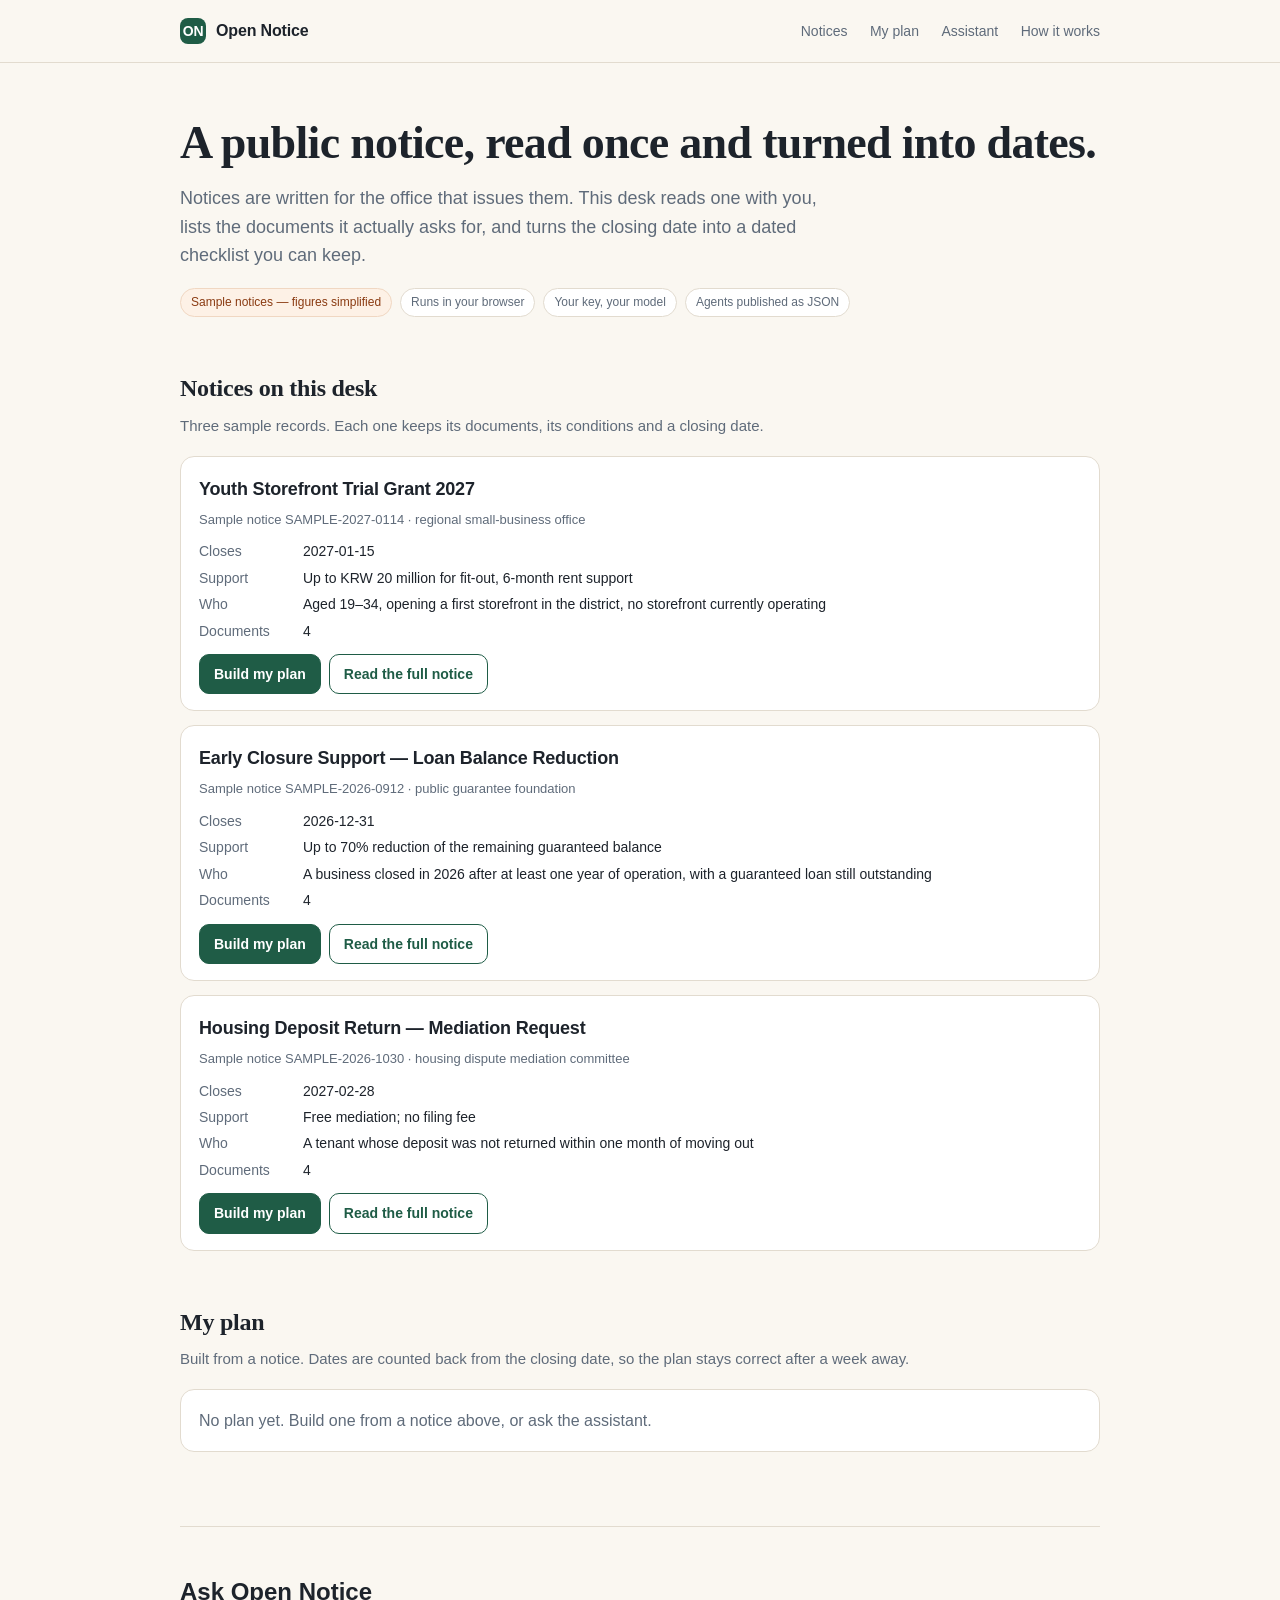
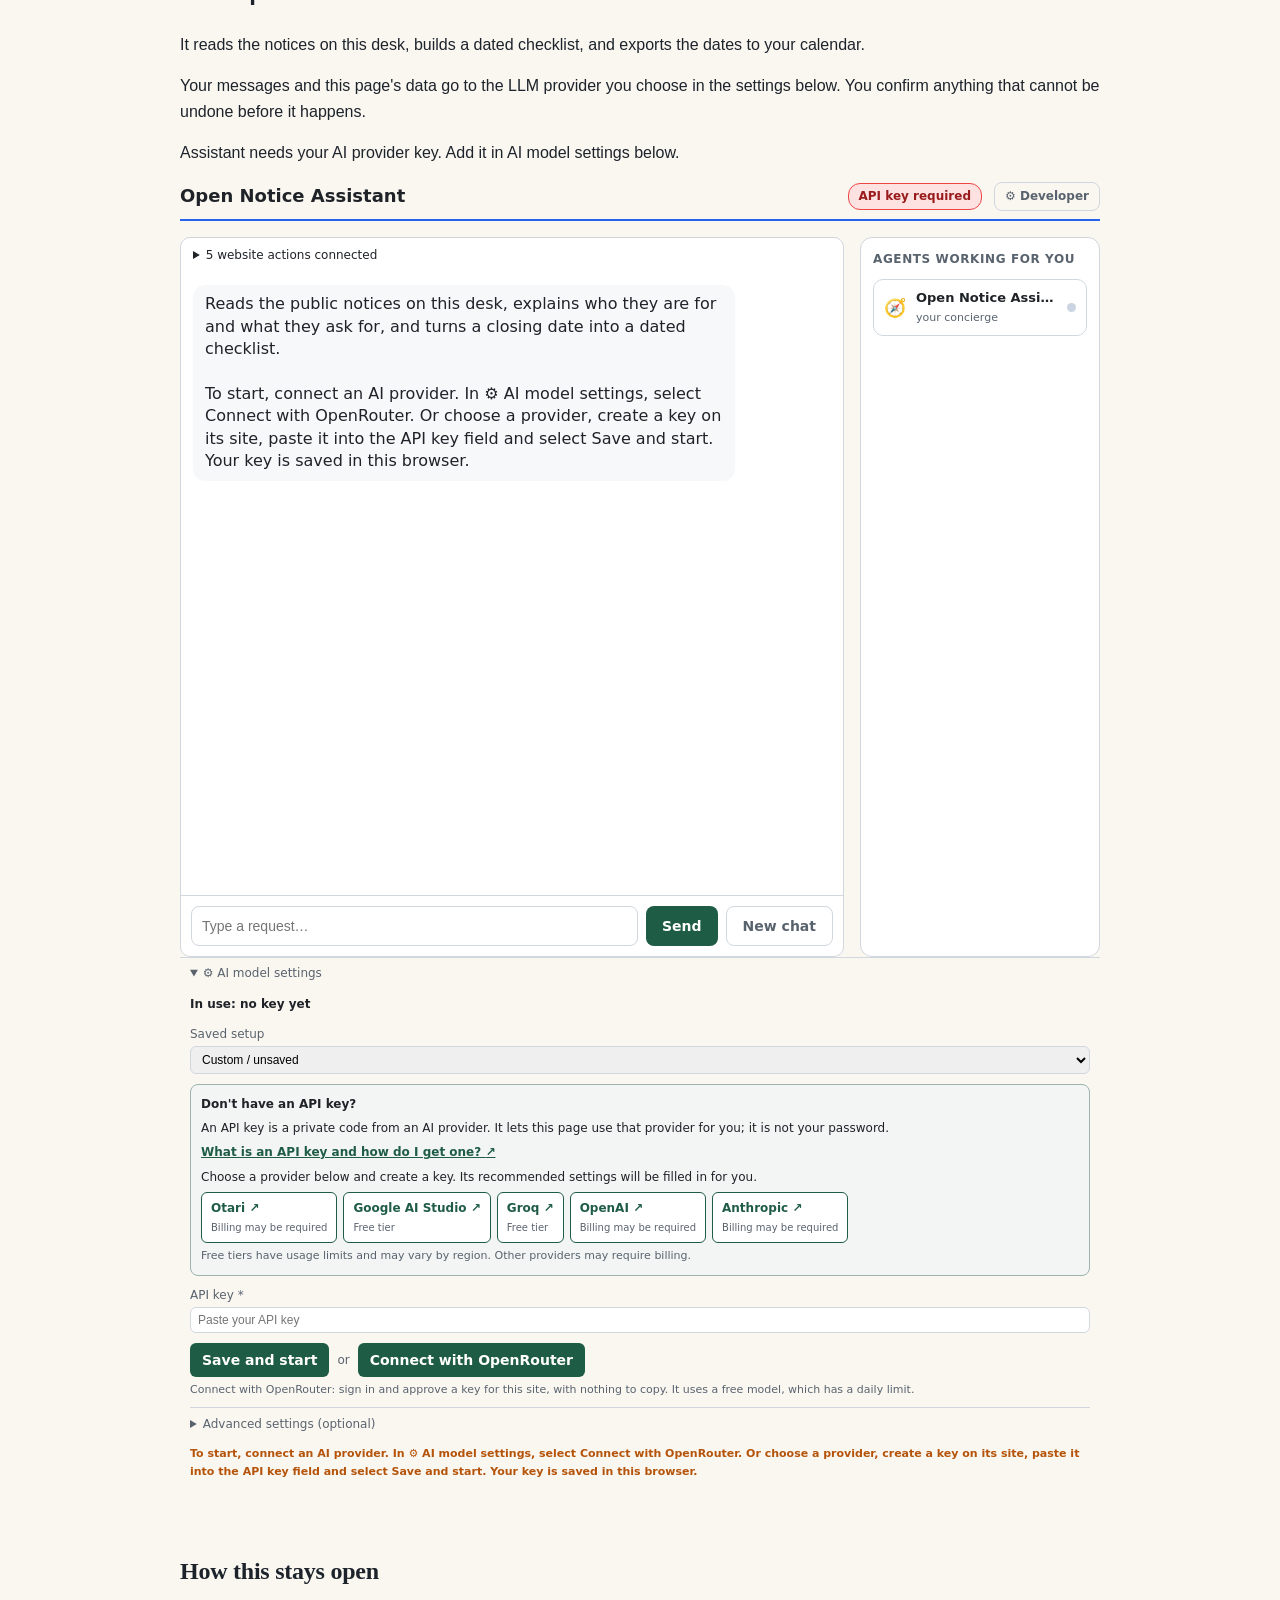
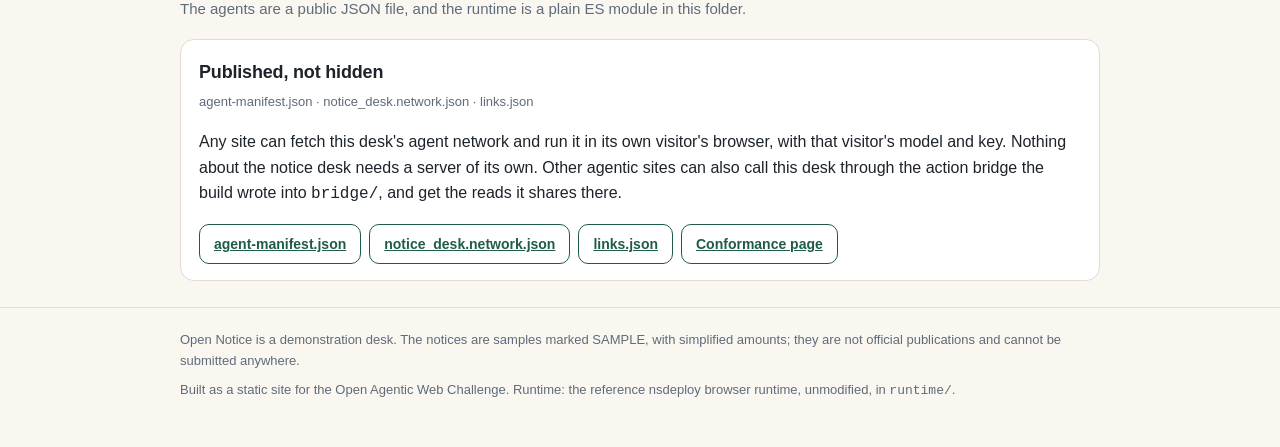
<file: index.html>
<!DOCTYPE html>
<html lang="en">
<head>
  <meta charset="utf-8" />
  <meta name="viewport" content="width=device-width, initial-scale=1" />
  <title>Open Notice — public notices turned into a plan</title>
  <meta name="description" content="A small open agentic website: read a public notice, get a dated checklist, and hand the same agents to any other site." />
  <link rel="stylesheet" href="styles.css" />
  <link rel="stylesheet" href="assistant.css?v=3" />
  <link rel="icon" href="favicon.svg" type="image/svg+xml" />
</head>
<body>
  <header class="site">
    <div class="wrap">
      <div class="brand"><span class="mark">ON</span> Open Notice</div>
      <nav class="site">
        <a href="#notices">Notices</a>
        <a href="#plan">My plan</a>
        <a href="#assistant">Assistant</a>
        <a href="#how">How it works</a>
      </nav>
    </div>
  </header>

  <main class="wrap">
    <section class="hero">
      <h1>A public notice, read once and turned into dates.</h1>
      <p class="lead">
        Notices are written for the office that issues them. This desk reads one with you,
        lists the documents it actually asks for, and turns the closing date into a dated
        checklist you can keep.
      </p>
      <div class="chips">
        <span class="chip sample">Sample notices — figures simplified</span>
        <span class="chip">Runs in your browser</span>
        <span class="chip">Your key, your model</span>
        <span class="chip">Agents published as JSON</span>
      </div>
    </section>

    <section class="block" id="notices">
      <h2 class="section">Notices on this desk</h2>
      <p class="section-sub">Three sample records. Each one keeps its documents, its conditions and a closing date.</p>
      <div class="notice-list" id="notice-list"></div>
    </section>

    <section class="block" id="plan">
      <h2 class="section">My plan</h2>
      <p class="section-sub">Built from a notice. Dates are counted back from the closing date, so the plan stays correct after a week away.</p>
      <div class="plan empty" id="plan-panel">No plan yet. Build one from a notice above, or ask the assistant.</div>
    </section>

    <section id="assistant" class="assistant" aria-labelledby="assistant-heading">
      <h2 id="assistant-heading">Ask Open Notice</h2>
      <p>It reads the notices on this desk, builds a dated checklist, and exports the dates to your calendar.</p>
      <p class="assistant-note">Your messages and this page's data go to the LLM provider you choose in the settings below. You confirm anything that cannot be undone before it happens.</p>
      <p id="assistant-status" role="status">Connecting the assistant… If this message stays, the assistant could not load. You can still use the page directly.</p>
      <div id="agent-app">
        <div data-ns-slot="header"></div>
        <div class="assistant-panels">
          <div data-ns-slot="chat"></div>
          <div data-ns-slot="agents"></div>
        </div>
        <div data-ns-slot="settings"></div>
      </div>
    </section>

    <section class="block" id="how">
      <h2 class="section">How this stays open</h2>
      <p class="section-sub">The agents are a public JSON file, and the runtime is a plain ES module in this folder.</p>
      <div class="notice">
        <h3>Published, not hidden</h3>
        <p class="issuer">agent-manifest.json · notice_desk.network.json · links.json</p>
        <p>
          Any site can fetch this desk's agent network and run it in its own visitor's browser,
          with that visitor's model and key. Nothing about the notice desk needs a server of its own.
          Other agentic sites can also call this desk through the action bridge the build wrote into
          <code>bridge/</code>, and get the reads it shares there.
        </p>
        <div class="row">
          <a class="btn ghost" href="agent-manifest.json">agent-manifest.json</a>
          <a class="btn ghost" href="notice_desk.network.json">notice_desk.network.json</a>
          <a class="btn ghost" href="links.json">links.json</a>
          <a class="btn ghost" href="conformance.html">Conformance page</a>
        </div>
      </div>
    </section>
  </main>

  <footer class="footnote">
    <div class="wrap">
      <p>Open Notice is a demonstration desk. The notices are samples marked SAMPLE, with simplified amounts; they are not official publications and cannot be submitted anywhere.</p>
      <p>Built as a static site for the Open Agentic Web Challenge. Runtime: the reference nsdeploy browser runtime, unmodified, in <code>runtime/</code>.</p>
    </div>
  </footer>

  <script type="module">
    import { App } from "./script.js";

    const listEl = document.getElementById("notice-list");
    const planEl = document.getElementById("plan-panel");

    function renderNotices() {
      const state = App.page.getState();
      listEl.innerHTML = state.notices.map((n) => `
        <article class="notice">
          <h3>${n.title}</h3>
          <p class="issuer">${n.issuer}</p>
          <dl>
            <dt>Closes</dt><dd>${n.deadline}</dd>
            <dt>Support</dt><dd>${n.award}</dd>
            <dt>Who</dt><dd>${n.who}</dd>
            <dt>Documents</dt><dd>${n.documentCount}</dd>
          </dl>
          <div class="row">
            <button data-build="${n.id}">Build my plan</button>
            <button class="ghost" data-open="${n.id}">Read the full notice</button>
          </div>
        </article>
      `).join("");
    }

    function renderPlan() {
      const plan = App.page.getState().plan;
      if (!plan) {
        planEl.className = "plan empty";
        planEl.textContent = "No plan yet. Build one from a notice above, or ask the assistant.";
        return;
      }
      planEl.className = "plan";
      planEl.innerHTML = `
        <div class="plan-head">
          <h3>${plan.noticeTitle}</h3>
          <div class="row">
            <button id="export-ics">Add the dates to my calendar</button>
            <button class="ghost" id="clear-plan">Clear</button>
          </div>
        </div>
        <p class="section-sub">Official closing date <strong>${plan.deadline}</strong> · ${plan.items.length} dates · ${plan.documents.length} documents. The steps below are preparation dates this desk suggests, not dates the notice itself sets.</p>
        <ol>
          ${plan.items.map((i) => `<li><strong>${i.due} — ${i.label}</strong><span>${i.detail}</span></li>`).join("")}
        </ol>
        <p class="section-sub">Documents: ${plan.documents.join(" · ")}</p>
      `;
      document.getElementById("export-ics").addEventListener("click", () => {
        const result = App.page.exportCalendar();
        if (result.ok === false) alert(result.reason);
      });
      document.getElementById("clear-plan").addEventListener("click", () => {
        App.page.clearPlan();
        renderPlan();
      });
    }

    listEl.addEventListener("click", (event) => {
      const build = event.target.closest("[data-build]");
      const open = event.target.closest("[data-open]");
      if (build) {
        const result = App.page.buildPlan(build.dataset.build);
        if (result.ok === false) alert(result.reason);
        renderPlan();
        document.getElementById("plan").scrollIntoView({ behavior: "smooth", block: "start" });
      }
      if (open) {
        const found = App.page.getNotice(open.dataset.open);
        if (found.ok === false) return;
        const n = found.notice;
        const body = [
          n.title,
          "",
          n.issuer,
          `Closes: ${n.deadline}`,
          `Support: ${n.award}`,
          `Who: ${n.who}`,
          "",
          "Documents:",
          ...n.documents.map((d) => `- ${d}`),
          "",
          "Steps:",
          ...n.steps.map((s) => `- ${s.label} (${s.daysBefore} days before the close): ${s.detail}`),
        ].join("\n");
        alert(body);
      }
    });

    renderNotices();
    renderPlan();
  </script>
  <script>
    // Surface a load error instead of an empty panel while the static runtime boots.
    window.addEventListener("error", function (event) {
      var el = document.getElementById("assistant-status");
      if (el) el.textContent = "The assistant could not load (" + (event.message || "script error") + "). You can still use the page directly.";
    });
    window.addEventListener("unhandledrejection", function (event) {
      var el = document.getElementById("assistant-status");
      if (el) el.textContent = "The assistant could not load (" + ((event.reason && event.reason.message) || event.reason) + "). You can still use the page directly.";
    });
  </script>
  <script type="module" src="site.js?v=3"></script>
</body>
</html>
</file>
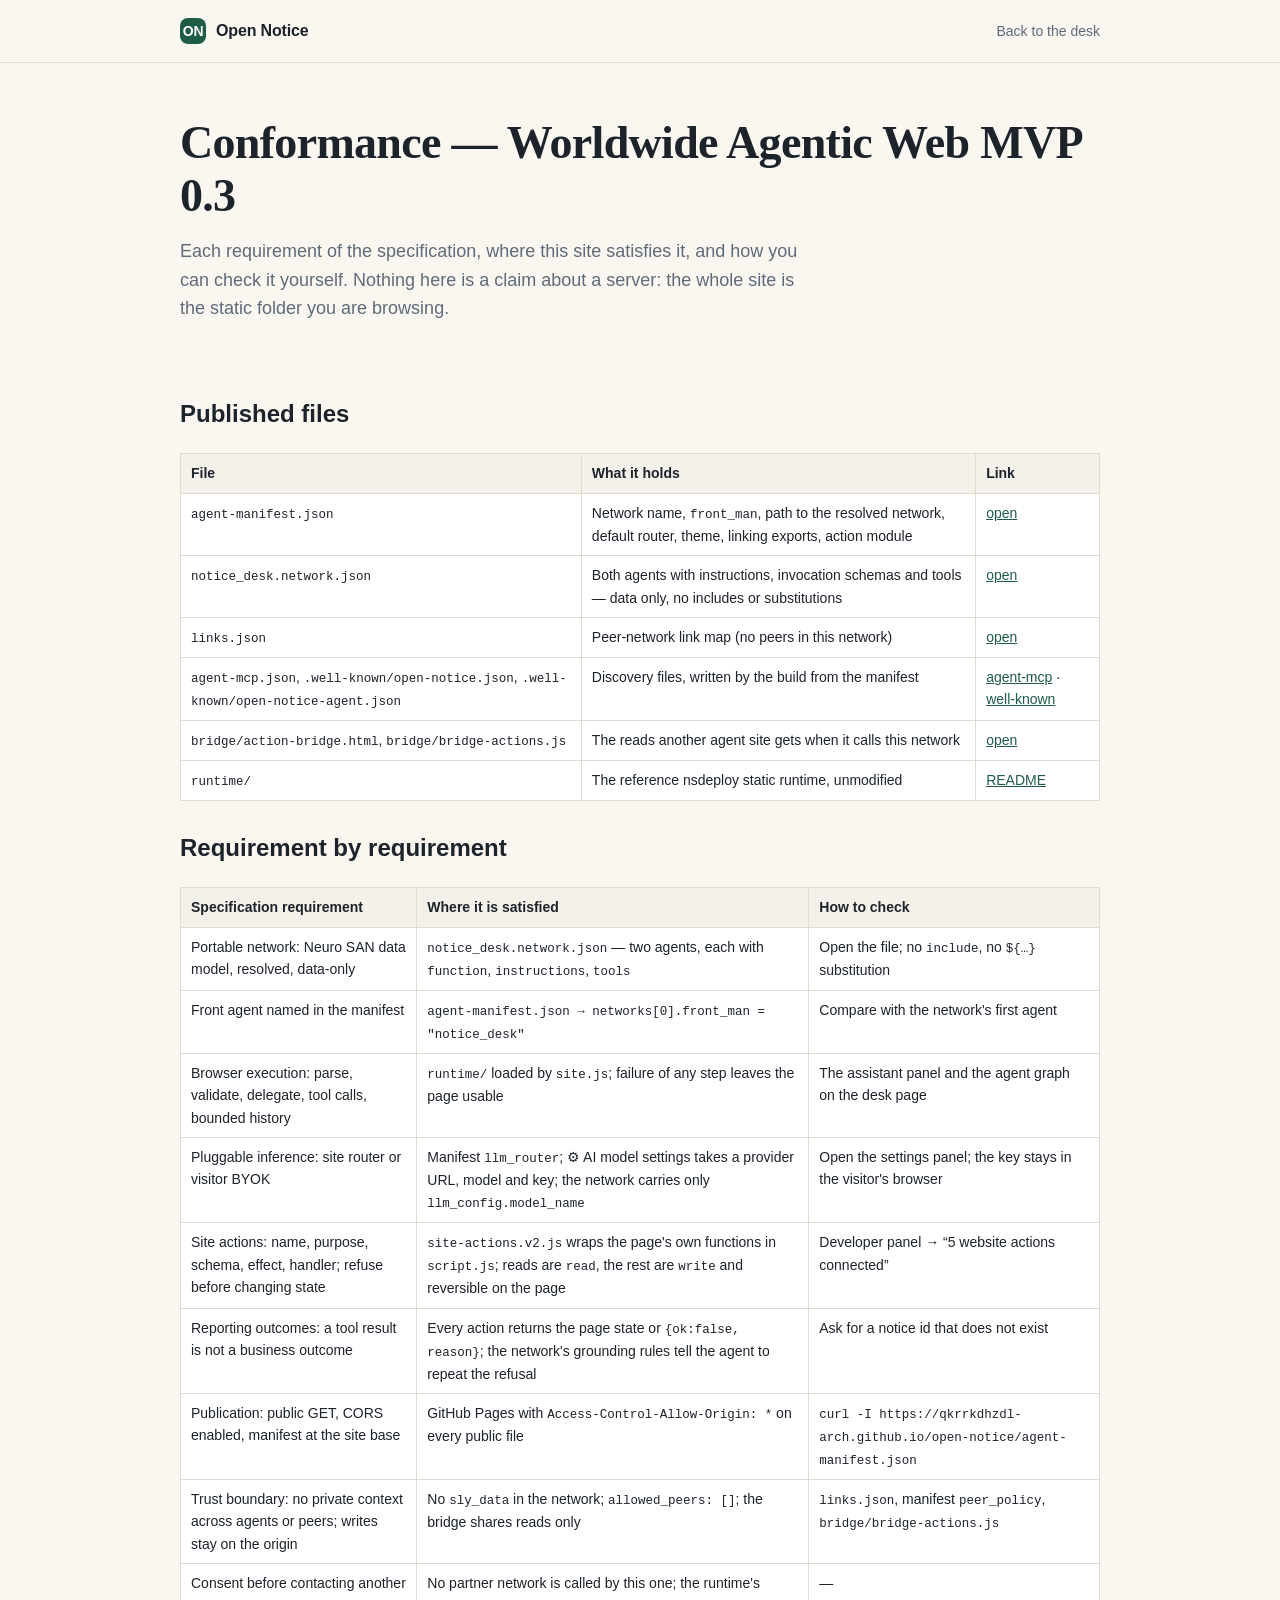
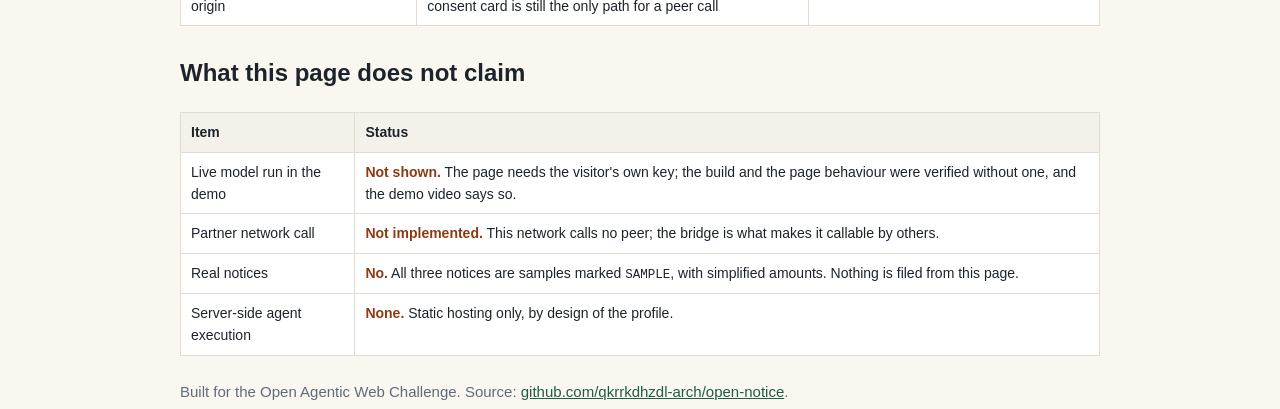
<file: conformance.html>
<!DOCTYPE html>
<html lang="en">
<head>
  <meta charset="utf-8" />
  <meta name="viewport" content="width=device-width, initial-scale=1" />
  <title>Conformance — Open Notice</title>
  <link rel="stylesheet" href="styles.css" />
  <style>
    .cf table { width: 100%; border-collapse: collapse; font-size: 14px; background: #fff; }
    .cf th, .cf td { border: 1px solid var(--line); padding: 8px 10px; vertical-align: top; text-align: left; }
    .cf th { background: #f4f1ea; font-weight: 600; }
    .cf code { font-size: 12.5px; }
    .cf h2 { margin-top: 28px; }
    .ok { color: #1f5c46; font-weight: 600; }
    .gap { color: #8a3b12; font-weight: 600; }
  </style>
</head>
<body>
  <header class="site">
    <div class="wrap">
      <div class="brand"><span class="mark">ON</span> Open Notice</div>
      <nav class="site"><a href="./">Back to the desk</a></nav>
    </div>
  </header>

  <main class="wrap cf">
    <section class="hero">
      <h1>Conformance — Worldwide Agentic Web MVP 0.3</h1>
      <p class="lead">Each requirement of the specification, where this site satisfies it, and how you can check it yourself. Nothing here is a claim about a server: the whole site is the static folder you are browsing.</p>
    </section>

    <h2>Published files</h2>
    <table>
      <tr><th>File</th><th>What it holds</th><th>Link</th></tr>
      <tr><td><code>agent-manifest.json</code></td><td>Network name, <code>front_man</code>, path to the resolved network, default router, theme, linking exports, action module</td><td><a href="agent-manifest.json">open</a></td></tr>
      <tr><td><code>notice_desk.network.json</code></td><td>Both agents with instructions, invocation schemas and tools — data only, no includes or substitutions</td><td><a href="notice_desk.network.json">open</a></td></tr>
      <tr><td><code>links.json</code></td><td>Peer-network link map (no peers in this network)</td><td><a href="links.json">open</a></td></tr>
      <tr><td><code>agent-mcp.json</code>, <code>.well-known/open-notice.json</code>, <code>.well-known/open-notice-agent.json</code></td><td>Discovery files, written by the build from the manifest</td><td><a href="agent-mcp.json">agent-mcp</a> · <a href=".well-known/open-notice.json">well-known</a></td></tr>
      <tr><td><code>bridge/action-bridge.html</code>, <code>bridge/bridge-actions.js</code></td><td>The reads another agent site gets when it calls this network</td><td><a href="bridge/action-bridge.html">open</a></td></tr>
      <tr><td><code>runtime/</code></td><td>The reference nsdeploy static runtime, unmodified</td><td><a href="runtime/README.md">README</a></td></tr>
    </table>

    <h2>Requirement by requirement</h2>
    <table>
      <tr><th>Specification requirement</th><th>Where it is satisfied</th><th>How to check</th></tr>
      <tr><td>Portable network: Neuro SAN data model, resolved, data-only</td><td><code>notice_desk.network.json</code> — two agents, each with <code>function</code>, <code>instructions</code>, <code>tools</code></td><td>Open the file; no <code>include</code>, no <code>${…}</code> substitution</td></tr>
      <tr><td>Front agent named in the manifest</td><td><code>agent-manifest.json → networks[0].front_man = "notice_desk"</code></td><td>Compare with the network's first agent</td></tr>
      <tr><td>Browser execution: parse, validate, delegate, tool calls, bounded history</td><td><code>runtime/</code> loaded by <code>site.js</code>; failure of any step leaves the page usable</td><td>The assistant panel and the agent graph on the desk page</td></tr>
      <tr><td>Pluggable inference: site router or visitor BYOK</td><td>Manifest <code>llm_router</code>; ⚙ AI model settings takes a provider URL, model and key; the network carries only <code>llm_config.model_name</code></td><td>Open the settings panel; the key stays in the visitor's browser</td></tr>
      <tr><td>Site actions: name, purpose, schema, effect, handler; refuse before changing state</td><td><code>site-actions.v2.js</code> wraps the page's own functions in <code>script.js</code>; reads are <code>read</code>, the rest are <code>write</code> and reversible on the page</td><td>Developer panel → “5 website actions connected”</td></tr>
      <tr><td>Reporting outcomes: a tool result is not a business outcome</td><td>Every action returns the page state or <code>{ok:false, reason}</code>; the network's grounding rules tell the agent to repeat the refusal</td><td>Ask for a notice id that does not exist</td></tr>
      <tr><td>Publication: public GET, CORS enabled, manifest at the site base</td><td>GitHub Pages with <code>Access-Control-Allow-Origin: *</code> on every public file</td><td><code>curl -I https://qkrrkdhzdl-arch.github.io/open-notice/agent-manifest.json</code></td></tr>
      <tr><td>Trust boundary: no private context across agents or peers; writes stay on the origin</td><td>No <code>sly_data</code> in the network; <code>allowed_peers: []</code>; the bridge shares reads only</td><td><code>links.json</code>, manifest <code>peer_policy</code>, <code>bridge/bridge-actions.js</code></td></tr>
      <tr><td>Consent before contacting another origin</td><td>No partner network is called by this one; the runtime's consent card is still the only path for a peer call</td><td>—</td></tr>
    </table>

    <h2>What this page does not claim</h2>
    <table>
      <tr><th>Item</th><th>Status</th></tr>
      <tr><td>Live model run in the demo</td><td><span class="gap">Not shown.</span> The page needs the visitor's own key; the build and the page behaviour were verified without one, and the demo video says so.</td></tr>
      <tr><td>Partner network call</td><td><span class="gap">Not implemented.</span> This network calls no peer; the bridge is what makes it callable by others.</td></tr>
      <tr><td>Real notices</td><td><span class="gap">No.</span> All three notices are samples marked <code>SAMPLE</code>, with simplified amounts. Nothing is filed from this page.</td></tr>
      <tr><td>Server-side agent execution</td><td><span class="gap">None.</span> Static hosting only, by design of the profile.</td></tr>
    </table>

    <p class="section-sub" style="margin-top:24px">Built for the Open Agentic Web Challenge. Source: <a href="https://github.com/qkrrkdhzdl-arch/open-notice">github.com/qkrrkdhzdl-arch/open-notice</a>.</p>
  </main>
</body>
</html>
</file>
<file: styles.css>
/* Open Notice — a small public-notice desk.
   Paper-warm palette, one column, readable at 360px. */

:root {
  --paper: #faf7f1;
  --card: #ffffff;
  --ink: #1d232b;
  --muted: #5f6b7a;
  --line: #e2dbcf;
  --accent: #1f5c46;
  --accent-ink: #ffffff;
  --warn: #8a3b12;
  --warn-bg: #fdf1e6;
  --radius: 14px;
}

* { box-sizing: border-box; }

html, body { margin: 0; padding: 0; }

body {
  background: var(--paper);
  color: var(--ink);
  font-family: "Inter", "Helvetica Neue", Arial, sans-serif;
  font-size: 16px;
  line-height: 1.6;
  -webkit-font-smoothing: antialiased;
}

a { color: var(--accent); }

.wrap { max-width: 960px; margin: 0 auto; padding: 0 20px; }

header.site {
  border-bottom: 1px solid var(--line);
  background: rgba(250, 247, 241, 0.92);
  position: sticky; top: 0; z-index: 20;
  backdrop-filter: blur(6px);
}

header.site .wrap {
  display: flex; align-items: center; justify-content: space-between;
  height: 62px;
}

.brand { display: flex; align-items: center; gap: 10px; font-weight: 700; letter-spacing: -0.01em; }

.brand .mark {
  width: 26px; height: 26px; border-radius: 8px;
  background: var(--accent); color: var(--accent-ink);
  display: grid; place-items: center; font-size: 14px; font-weight: 700;
}

nav.site a { margin-left: 18px; font-size: 14px; color: var(--muted); text-decoration: none; }
nav.site a:hover { color: var(--ink); }

.hero { padding: 54px 0 26px; }
.hero h1 {
  font-family: Georgia, "Times New Roman", serif;
  font-size: clamp(30px, 5vw, 46px);
  line-height: 1.15; margin: 0 0 14px; letter-spacing: -0.015em;
}
.hero p.lead { font-size: 18px; color: var(--muted); max-width: 640px; margin: 0 0 18px; }
.hero .meta { font-size: 13px; color: var(--muted); }

.chips { display: flex; flex-wrap: wrap; gap: 8px; margin: 18px 0 0; }

.chip {
  font-size: 12px; padding: 4px 10px; border-radius: 999px;
  border: 1px solid var(--line); background: var(--card); color: var(--muted);
}
.chip.sample { background: var(--warn-bg); border-color: #f0d7c2; color: var(--warn); }

section.block { padding: 26px 0; }

h2.section {
  font-family: Georgia, serif; font-size: 24px; margin: 0 0 6px; letter-spacing: -0.01em;
}
p.section-sub { color: var(--muted); margin: 0 0 18px; font-size: 15px; }

.notice-list { display: grid; gap: 14px; }

.notice {
  background: var(--card); border: 1px solid var(--line); border-radius: var(--radius);
  padding: 18px 18px 16px;
}
.notice h3 { margin: 0 0 6px; font-size: 18px; letter-spacing: -0.01em; }
.notice .issuer { font-size: 13px; color: var(--muted); margin: 0 0 10px; }
.notice dl { display: grid; grid-template-columns: 92px 1fr; gap: 4px 12px; margin: 0 0 12px; font-size: 14px; }
.notice dt { color: var(--muted); }
.notice dd { margin: 0; }
.notice .row { display: flex; flex-wrap: wrap; gap: 8px; }

button, .btn {
  font: inherit; font-size: 14px; font-weight: 600;
  padding: 8px 14px; border-radius: 10px; cursor: pointer;
  border: 1px solid var(--accent); background: var(--accent); color: var(--accent-ink);
}
button.ghost, .btn.ghost { background: transparent; color: var(--accent); }
button:disabled { opacity: 0.5; cursor: default; }

.plan { background: var(--card); border: 1px solid var(--line); border-radius: var(--radius); padding: 18px; }
.plan.empty { color: var(--muted); }
.plan ol { margin: 0; padding-left: 22px; }
.plan li { margin: 0 0 10px; }
.plan li strong { display: block; }
.plan li span { color: var(--muted); font-size: 14px; }
.plan .plan-head { display: flex; flex-wrap: wrap; justify-content: space-between; gap: 10px; align-items: center; margin-bottom: 12px; }
.plan .plan-head h3 { margin: 0; font-size: 17px; }

.footnote { font-size: 13px; color: var(--muted); border-top: 1px solid var(--line); padding: 22px 0 40px; }
.footnote p { margin: 0 0 8px; }

/* Assistant section: see assistant.css for runtime-specific styles. */
#assistant { border-top: 1px solid var(--line); padding: 26px 0 40px; }
</file>
<file: assistant.css>
/* Assistant layout. Append to the site's stylesheet and set the colors to the site's palette. */
.assistant { margin-top: 48px; }

/* The runtime reads these variables for its chat, settings and agent panels.
   The chat background below also uses --ns-bg. White text sits on --ns-primary (the
   visitor's messages, Send, and the chat form and settings buttons) and on --ns-accent
   (Send while a turn is steered), so give both at least 4.5:1 contrast with white.
   --ns-accent also underlines the chat header. */
#agent-app {
  --ns-font: system-ui, sans-serif;
  --ns-bg: #ffffff;
  --ns-fg: #1f2328;
  --ns-primary: #2563eb;
  --ns-accent: #2563eb;
  --ns-border: #d0d7de;
  --ns-panelbg: #ffffff;
  --ns-msgbg: #f6f8fa;
  --ns-muted: #59636e;
}

.assistant-panels {
  display: grid;
  grid-template-columns: minmax(0, 1fr) 240px;
  gap: 16px;
  margin-top: 16px;
}

/* Set the height once the runtime has mounted the chat, so a failed load leaves no
   empty box. */
#agent-app.ns-composed-app [data-ns-slot="chat"] { height: 720px; }
/* The runtime gives the chat no background of its own. Keep --ns-msgbg different from
   --ns-bg, or bot replies lose their bubble. */
#agent-app .ns-chat { background: var(--ns-bg); }

/* Site-wide form rules often stretch the runtime's own controls. Undo them here. */
#agent-app input[type="checkbox"],
#agent-app input[type="radio"] { width: auto; }
#agent-app .ns-header { flex-wrap: wrap; }
/* Site label rules add margins and bold text, and the inputs inside the labels inherit
   the weight. */
#agent-app .ns-settings-body label { margin: 4px 0; font-weight: 400; }
/* Chat forms label radio groups with a legend, so site legend fonts would reach them. */
#agent-app .ns-w-label { font-family: inherit; }
/* Site label rules add margins to chat form fields and make their options bold. */
#agent-app .ns-widget label { margin: 0; }
#agent-app .ns-w-radio label,
#agent-app .ns-w-multi label,
#agent-app .ns-w-toggle { font-weight: 400; }
/* The runtime sizes radio and multi-choice options but not the checkbox label. */
#agent-app .ns-w-toggle { font-size: 13px; }
/* The runtime spaces its buttons with gap. A site's button margin pushes Send below the input. */
#agent-app button { margin: 0; }
/* Chat choices are buttons with a light background. A site's button color can hide their
   titles. */
#agent-app .ns-w-choice { color: var(--ns-fg); }
/* A site's button:hover background also reaches the runtime's plain buttons, behind
   their dark text. Keep the runtime's own backgrounds. */
#agent-app .ns-devtoggle:not(.on):hover,
#agent-app .ns-modal-close:hover { background: transparent; }
#agent-app .ns-w-choice:disabled:hover { background: #fafbfc; }
/* The runtime's message rule hides the partner consent card's own background, and its
   Decline label then has too little contrast. */
#agent-app .ns-consent { background: #fffbeb; }
/* While a consent card waits, the status line above it already says "Contacting", though
   nothing has been sent. Hide it until the visitor answers. */
#agent-app .ns-msgs:has(.ns-consent-actions) > .ns-turn-status { display: none; }
/* Long links in a reply would run out of the bubble on a phone. "anywhere" would also
   let the consent card's buttons shrink and split their labels. */
#agent-app .ns-msg { overflow-wrap: break-word; }
/* On a phone the consent card is too narrow for its three buttons in one row, and
   "Always allow" breaks onto two lines. Keep each label whole and wrap the row. */
#agent-app .ns-consent-actions { flex-wrap: wrap; }
#agent-app .ns-consent-actions button { white-space: nowrap; }

/* site.js and the runtime add their confirmation dialogs to <body>, outside #agent-app.
   Site h2 rules reach the heading, and the two buttons touch. A right margin keeps
   wrapped buttons lined up on the left. */
body > dialog h2 { margin: 0 0 12px; font: 700 1.25em system-ui, sans-serif; }
body > dialog button { margin-right: 8px; }
/* site.js's dialog: the details in two columns, and a plain decline button, so the two
   choices do not look the same. */
.assistant-review { max-width: 640px; width: 85%; max-height: 85vh; overflow: auto; border: 1px solid #888; border-radius: 12px; padding: 24px; font: 16px system-ui, sans-serif; }
.assistant-review dl { display: grid; grid-template-columns: fit-content(40%) 1fr; gap: 4px 16px; margin: 12px 0; }
.assistant-review dt { font-weight: 600; }
.assistant-review dd { margin: 0; overflow-wrap: anywhere; }
.assistant-review details { margin: 12px 0; }
.assistant-review pre { white-space: pre-wrap; overflow-wrap: anywhere; }
.assistant-review .assistant-decline { background: transparent; color: inherit; border: 1px solid currentColor; }

@media (max-width: 760px) {
  .assistant-panels { grid-template-columns: 1fr; }
  /* On a phone, each detail goes under its label, so an email is not split. */
  .assistant-review dl { grid-template-columns: 1fr; gap: 0; }
  .assistant-review dd { margin-bottom: 8px; }
}
</file>
